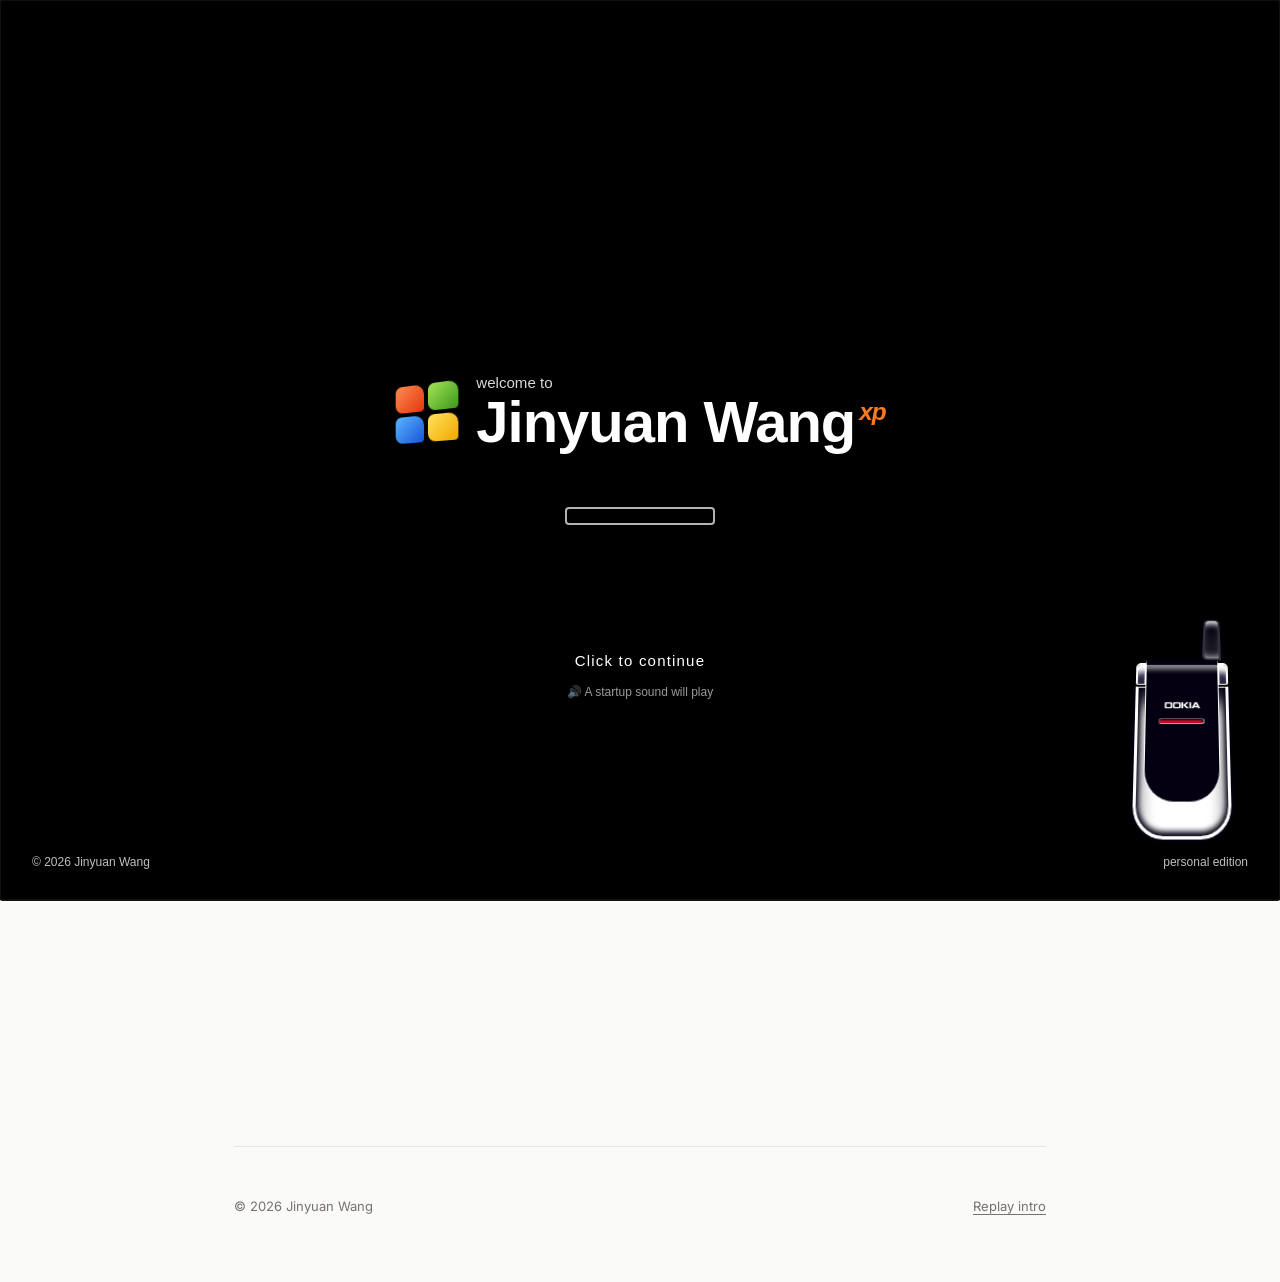
<file: index.html>
<!doctype html>
<html lang="en">
<head>
<meta charset="utf-8">
<meta name="viewport" content="width=device-width, initial-scale=1">
<title>Jinyuan Wang</title>
<meta name="google-site-verification" content="L5qrNTgHSv88aMtK7U00CSWDOkwqay4XQ9a68Js61b0">
<meta name="description" content="Jinyuan Wang (王锦媛) is a master's student in Computational Linguistics at Indiana University studying the social impact of AI and social media, with a focus on safety and fairness for vulnerable users.">
<meta property="og:title" content="Jinyuan Wang (王锦媛)">
<meta property="og:description" content="Jinyuan Wang (王锦媛) is a master's student in Computational Linguistics at Indiana University studying the social impact of AI and social media, with a focus on safety and fairness for vulnerable users.">
<meta property="og:url" content="https://jinyuanw27.github.io/">
<meta property="og:image" content="https://jinyuanw27.github.io/photo.jpg">
<link rel="preconnect" href="https://fonts.googleapis.com">
<link rel="preconnect" href="https://fonts.gstatic.com" crossorigin>
<link href="https://fonts.googleapis.com/css2?family=Instrument+Serif:ital@0;1&family=Inter:wght@400;500;600&display=swap" rel="stylesheet">
<link href="style.css" rel="stylesheet">
<link href="dokia.css" rel="stylesheet">
<style>
/* =========================================================
   开屏：开机画面（XP 风格，CSS 重做），只在首页
   ========================================================= */
#boot{
  position:fixed;inset:0;z-index:1000;background:#000;color:#fff;
  display:flex;flex-direction:column;align-items:center;justify-content:center;gap:56px;
  font-family:"Trebuchet MS",Tahoma,sans-serif;cursor:pointer;
  transition:opacity .8s ease;
}
#boot.gif{background:#000 url("https://media.giphy.com/media/LbSdXQbS0XVVC/giphy.gif") center/contain no-repeat}
#boot.gif .logo,#boot.gif .bar,#boot.gif .foot{display:none}
.logo{display:flex;align-items:center;gap:18px}
.flag{display:grid;grid-template-columns:1fr 1fr;gap:4px;width:64px;height:58px;transform:skewY(-6deg) perspective(200px) rotateY(-12deg)}
.flag i{border-radius:6px 10px 4px 8px}
.flag i:nth-child(1){background:linear-gradient(135deg,#ff8a50,#e2380d)}
.flag i:nth-child(2){background:linear-gradient(135deg,#a4e255,#3d9a1c)}
.flag i:nth-child(3){background:linear-gradient(135deg,#5ab4ff,#1757d8)}
.flag i:nth-child(4){background:linear-gradient(135deg,#ffe25a,#f0a800)}
.wordmark{font-size:clamp(36px,7vw,58px);font-weight:700;letter-spacing:-1px;line-height:1}
.wordmark sup{font-size:.42em;color:#ff7a1a;font-style:italic;margin-left:4px;vertical-align:.9em}
.wordmark small{display:block;font-size:.26em;font-weight:400;letter-spacing:0;opacity:.85;margin-bottom:2px}
.bar{width:150px;height:18px;border:2px solid #b2b2b2;border-radius:4px;padding:2px;overflow:hidden;position:relative}
.bar span{position:absolute;top:2px;bottom:2px;width:30px;left:-34px;animation:slide 1.6s linear infinite;
  background:repeating-linear-gradient(90deg,transparent 0 2px,#3a72e8 2px 10px)}
.bar span::after{content:"";position:absolute;inset:0;background:linear-gradient(#ffffff99,transparent 50%,#0003);
  -webkit-mask:repeating-linear-gradient(90deg,transparent 0 2px,#000 2px 10px);mask:repeating-linear-gradient(90deg,transparent 0 2px,#000 2px 10px)}
@keyframes slide{to{left:150px}}
/* 加载完成后出现的“点击开始”提示 */
.start{position:absolute;bottom:22%;display:flex;flex-direction:column;align-items:center;gap:8px;opacity:0;transition:opacity .6s ease}
.start b{font-weight:400;font-size:15px;letter-spacing:.08em}
.start small{font-size:12px;opacity:.6}
#boot.loaded .start{opacity:1}
#boot.loaded .start b{animation:blink 1.6s ease-in-out infinite}
@keyframes blink{50%{opacity:.35}}
.foot{position:absolute;bottom:28px;left:32px;right:32px;display:flex;justify-content:space-between;font-size:12px;opacity:.75}
.hide{opacity:0;pointer-events:none}

/* 翻盖手机：放在开机画面右下角，只在开屏时出现，点它开合（不会进入网站） */
#boot #dokia{position:absolute;bottom:64px;right:48px;cursor:pointer}
#dokia.open #topscreen,#dokia.open #keyboard{visibility:visible}
#dokia.open #front{visibility:hidden}
@media (max-width:600px){
  #boot #dokia{right:6px;bottom:52px;transform:scale(.65);transform-origin:bottom right}
}

/* 声音用的 YouTube 播放器：不可见 */
#sound{position:fixed;width:1px;height:1px;left:-10px;top:-10px;opacity:0;pointer-events:none;border:0}

body.ready .reveal:nth-child(2){transition-delay:.1s}
</style>
</head>
<body>

<!-- ============ 开屏：开机画面 ============ -->
<div id="boot" role="button" tabindex="0" aria-label="Enter site">
  <div class="logo">
    <div class="flag"><i></i><i></i><i></i><i></i></div>
    <div class="wordmark"><small>welcome to</small>Jinyuan Wang<sup>xp</sup></div>
  </div>
  <div class="bar"><span></span></div>
  <div class="start"><b>Click to continue</b><small>🔊 A startup sound will play</small></div>
  <div class="foot"><span>© 2026 Jinyuan Wang</span><span>personal edition</span></div>

  <!-- 翻盖手机 DOKIA — (c) Layout created by daniel (https://layouts.spacehey.com/layout?id=82799) -->
  <div id="dokia" title="Flip me"><div class="openopen" id="topscreen"><a class="openphone" href="#front" aria-label="Close phone"></a><div class="screenframe"><p><img src="" alt=""/></p></div></div><div id="keyboard"><div class="divisorsor"></div><a class="openphone" href="#front" aria-label="Close phone"></a><div class="decoratione"><p>◜ ◝</p><p>◟ ◞</p></div><div class="rowrowro" id="thefirsty"><p>1</p><p>2</p><p>3</p></div><div class="rowrowro"><p>4</p><p>5</p><p>6</p></div><div class="rowrowro"><p>7</p><p>8</p><p>9</p></div><div class="rowrowro"><p>*</p><p>0</p><p>#</p></div><div class="sillyring"><div><span></span></div></div></div><div class="openopen" id="front"><a class="openphone" href="#topscreen" aria-label="Open phone"></a><div class="labelidk"></div></div><div id="antenna"></div></div>
</div>

<!-- ============ 首页 ============ -->
<div class="wrap">
  <header class="top reveal">
    <a class="brand" href="index.html">Jinyuan Wang<span class="cn">王锦媛</span></a>
    <nav><a href="failures.html">Failures</a><a href="misc.html">Misc</a><span class="sep" aria-hidden="true"></span><details class="contact email"><summary aria-label="Email" title="Email"><svg viewBox="0 0 24 24" aria-hidden="true" focusable="false"><path fill-rule="evenodd" d="M3 4h18a1 1 0 0 1 1 1v14a1 1 0 0 1-1 1H3a1 1 0 0 1-1-1V5a1 1 0 0 1 1-1zm.6 2.2L12 12.6l8.4-6.4v1.9L12 14.5 3.6 8.1z"/></svg></summary><div class="menu"><a href="mailto:wangjiny@iu.edu">wangjiny@iu.edu</a><a href="mailto:jinyuanw27@outlook.com">jinyuanw27@outlook.com</a></div></details><a class="icon" href="https://scholar.google.com/citations?user=KeTL5JcAAAAJ&amp;hl=en" target="_blank" rel="noopener" aria-label="Google Scholar" title="Google Scholar"><svg viewBox="0 0 24 24" aria-hidden="true" focusable="false"><path d="M5.242 13.769L0 9.5 12 0l12 9.5-5.242 4.269C17.548 11.249 14.978 9.5 12 9.5c-2.977 0-5.548 1.748-6.758 4.269zM12 10a7 7 0 1 0 0 14 7 7 0 0 0 0-14z"/></svg></a><a class="icon" href="https://www.linkedin.com/in/jinyuan-wang-0a0b6335b/" target="_blank" rel="noopener" aria-label="LinkedIn" title="LinkedIn"><svg viewBox="0 0 24 24" aria-hidden="true" focusable="false"><path d="M20.447 20.452h-3.554v-5.569c0-1.328-.027-3.037-1.852-3.037-1.853 0-2.136 1.445-2.136 2.939v5.667H9.351V9h3.414v1.561h.046c.477-.9 1.637-1.85 3.37-1.85 3.601 0 4.267 2.37 4.267 5.455v6.286zM5.337 7.433c-1.144 0-2.063-.926-2.063-2.065 0-1.138.92-2.063 2.063-2.063 1.14 0 2.064.925 2.064 2.063 0 1.139-.925 2.065-2.064 2.065zm1.782 13.019H3.555V9h3.564v11.452zM22.225 0H1.771C.792 0 0 .774 0 1.729v20.542C0 23.227.792 24 1.771 24h20.451C23.2 24 24 23.227 24 22.271V1.729C24 .774 23.2 0 22.222 0h.003z"/></svg></a><a class="icon" href="https://openreview.net/profile?id=~Jinyuan_Wang3" target="_blank" rel="noopener" aria-label="OpenReview" title="OpenReview"><svg viewBox="0 0 24 24" aria-hidden="true" focusable="false"><rect x="1" y="3" width="22" height="18" rx="4"/><text x="12" y="16.2" text-anchor="middle" font-family="Helvetica, Arial, sans-serif" font-size="10.5" font-weight="700" fill="var(--bg)">OR</text></svg></a></nav>
  </header>

  <main>
    <div class="hero reveal">
      <!-- 你的照片：把照片命名为 photo.jpg 放在 index.html 旁边即可；没有照片时显示首字母 -->
      <figure class="photo-fig">
        <div class="photo"><img src="photo.jpg" alt="Jinyuan Wang at Hokkaido Shrine in Sapporo, Japan" onerror="this.remove()"><span>JW</span></div>
        <figcaption><span>Me at Hokkaido Shrine in Sapporo, Japan</span><time>2025</time></figcaption>
      </figure>
      <div>
        <h1>Hi, I'm Jinyuan Wang.</h1>
        <!-- 介绍：一个 <p> 是一段，想多写就多加几段 -->
        <p>I'm a master's student in Computational Linguistics at Indiana University Bloomington, where I'm fortunate to be advised by <a href="https://cl.indiana.edu/~skuebler/" target="_blank" rel="noopener">Prof. Sandra Kübler</a> and <a href="https://scholar.google.com/citations?user=eTqZ8dIAAAAJ&amp;hl=en" target="_blank" rel="noopener">Prof. Kristina Lerman</a>. Before <img class="inline-logo" src="images/iu.png" alt="IU" title="Indiana University">, I earned a bachelor's degree in English Language and Literature.</p>
        <p>I study the social impact of AI and social media: how they affect our well-being and how they shape the way people think, with a focus on the vulnerable users most exposed to their harms.</p>
        <p>My research audits the safety and fairness of these systems using machine learning, large-scale social media data, and LLM evaluation, with the aim of making technology more accountable and human-centered.</p>
        <p>Outside of research, I play badminton 🏸, swim 🏊, spend time with my cat 🐱, take solo trips ✈️, and love meeting new people.</p>
      </div>
    </div>

    <!-- 研究：以后有新项目，复制一整个 <article class="paper">…</article> 放在最上面 -->
    <section id="research" class="reveal">
      <h2>Research</h2>
      <article class="paper">
        <a class="thumb" href="research/pipeline.png" target="_blank" rel="noopener" title="Click to enlarge">
          <img src="research/pipeline.png" alt="Evaluation pipeline: forum questions, with or without a user bio, are sent to three target models, and a judge model scores each response on seven eating-disorder harm dimensions." loading="lazy">
        </a>
        <div class="paper-body">
          <h3><a href="https://arxiv.org/abs/2611.10488" target="_blank" rel="noopener">Safer for Whom? A Systematic Exploration of AI Safety in Eating Disorder Interactions</a></h3>
          <p class="authors"><b>Jinyuan Wang</b>, Minh Duc Chu, Frances Ross, Ellen Fitzsimmons-Craft, Kristina Lerman</p>
          <p class="venue">arXiv preprint, 2026 · Advised by <a href="https://scholar.google.com/citations?user=eTqZ8dIAAAAJ&amp;hl=en" target="_blank" rel="noopener">Kristina Lerman</a></p>
          <p class="summary">We tested how three open-sourced LLMs answered real questions from an online pro-anorexia community, grading each response against a seven-dimension taxonomy of AI-related ED harms. We found that models often missed vulnerability expressed only through language, and their safety varied with a user's race, gender, and BMI, with body size producing the largest gaps.</p>
          <div class="links">
            <a href="https://arxiv.org/abs/2611.10488" target="_blank" rel="noopener">Paper</a>
            <a href="https://arxiv.org/html/2611.10488v1" target="_blank" rel="noopener">HTML</a>
          </div>
        </div>
      </article>
    </section>
  </main>

  <footer><span>© 2026 Jinyuan Wang</span><button id="replay" type="button">Replay intro</button></footer>
</div>

<script>
/* ============ 配置 ============ */
const CONFIG = {
  bootMs: 1000,                     // 开机画面至少播放多久（毫秒）：这段时间内点击无效，之后出现“Click to continue”
  useOriginalGif: false,              // true = 使用原版的 XP 开机 GIF，false = 用上面的 CSS 版本
  youtubeId: "7nQ2oiVqKHw",           // 原版使用的 XP 开机音效视频
  audioFile: "",                      // 如果有本地音频（如 "startup.mp3"），填这里，优先使用
  oncePerVisit: true                  // true = 同一次访问只放一次开屏，刷新或从其他页面返回都不重复
};

const boot = document.getElementById("boot");
if (CONFIG.useOriginalGif) boot.classList.add("gif");

function playSound(){
  if (CONFIG.audioFile){
    new Audio(CONFIG.audioFile).play().catch(()=>{});
    return;
  }
  // 浏览器禁止网页在用户点击之前自动播放声音，所以在点击之后才创建播放器
  document.getElementById("sound")?.remove();
  const f = document.createElement("iframe");
  f.id = "sound";
  f.allow = "autoplay";
  f.title = "startup sound";
  f.src = `https://www.youtube.com/embed/${CONFIG.youtubeId}?autoplay=1&controls=0&playsinline=1`;
  document.body.appendChild(f);
}

function showSite(){ document.body.classList.add("ready"); }

function enter(withSound){
  if (boot.classList.contains("hide")) return;
  clearTimeout(startIntro.t);
  if (withSound) playSound();
  boot.classList.add("hide");
  setTimeout(showSite, 300);
  try { sessionStorage.setItem("booted","1"); } catch(e){}
}

function startIntro(){
  boot.classList.remove("hide","loaded");
  document.body.classList.remove("ready");
  boot.focus();
  clearTimeout(startIntro.t);
  startIntro.t = setTimeout(()=>boot.classList.add("loaded"), CONFIG.bootMs);
}

// 开机画面播完（出现提示）之后，点击才会进入
const bootDone = () => boot.classList.contains("loaded");
boot.addEventListener("click", ()=>{ if (bootDone()) enter(true); });

// 翻盖手机：点击开合，不改网址、不触发进入网站
const dokia = document.getElementById("dokia");
// 屏幕图片来自 dokia.css 里的 --image（有的浏览器不支持原版的写法，这里补上）
const imgUrl = getComputedStyle(document.documentElement).getPropertyValue("--image").trim()
  .match(/^url\(["']?(.*?)["']?\)$/);
if (imgUrl && imgUrl[1]) dokia.querySelector(".screenframe img").src = imgUrl[1];
dokia.addEventListener("click", e=>{
  e.stopPropagation();
  if (e.target.closest(".openphone")) e.preventDefault();
  dokia.classList.toggle("open");
});

document.addEventListener("keydown", e=>{
  if (boot.classList.contains("hide")) return;
  if (dokia.contains(document.activeElement)) return;
  if (e.key === "Escape") enter(false);                  // Esc：跳过，不放声音
  else if (e.key === "Enter" || e.key === " ") { e.preventDefault(); if (bootDone()) enter(true); }
});
document.getElementById("replay").addEventListener("click", ()=>{ window.scrollTo(0,0); startIntro(); });

let seen = false;
try { seen = CONFIG.oncePerVisit && sessionStorage.getItem("booted") === "1"; } catch(e){}
if (seen){ boot.classList.add("hide"); showSite(); }
else startIntro();
</script>
<script src="site.js"></script>
</body>
</html>
</file>
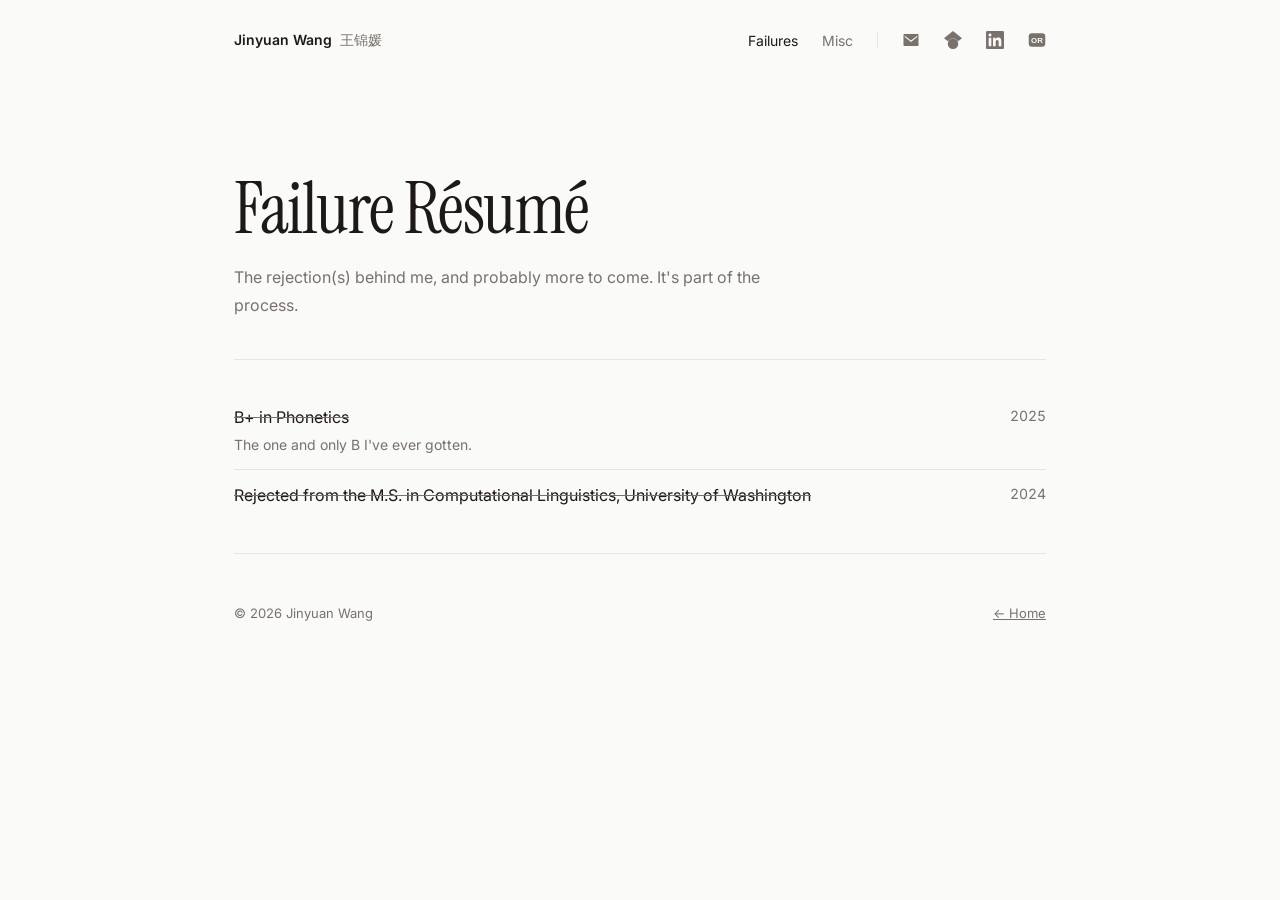
<file: failures.html>
<!doctype html>
<html lang="en">
<head>
<meta charset="utf-8">
<meta name="viewport" content="width=device-width, initial-scale=1">
<title>Failure Résumé · Jinyuan Wang</title>
<meta name="description" content="Failure résumé of Jinyuan Wang">
<link rel="preconnect" href="https://fonts.googleapis.com">
<link rel="preconnect" href="https://fonts.gstatic.com" crossorigin>
<link href="https://fonts.googleapis.com/css2?family=Instrument+Serif:ital@0;1&family=Inter:wght@400;500;600&display=swap" rel="stylesheet">
<link href="style.css" rel="stylesheet">
</head>
<body class="ready">
<div class="wrap">
  <header class="top">
    <a class="brand" href="index.html">Jinyuan Wang<span class="cn">王锦媛</span></a>
    <nav><a href="failures.html" aria-current="page">Failures</a><a href="misc.html">Misc</a><span class="sep" aria-hidden="true"></span><details class="contact email"><summary aria-label="Email" title="Email"><svg viewBox="0 0 24 24" aria-hidden="true" focusable="false"><path fill-rule="evenodd" d="M3 4h18a1 1 0 0 1 1 1v14a1 1 0 0 1-1 1H3a1 1 0 0 1-1-1V5a1 1 0 0 1 1-1zm.6 2.2L12 12.6l8.4-6.4v1.9L12 14.5 3.6 8.1z"/></svg></summary><div class="menu"><a href="mailto:wangjiny@iu.edu">wangjiny@iu.edu</a><a href="mailto:jinyuanw27@outlook.com">jinyuanw27@outlook.com</a></div></details><a class="icon" href="https://scholar.google.com/citations?user=KeTL5JcAAAAJ&amp;hl=en" target="_blank" rel="noopener" aria-label="Google Scholar" title="Google Scholar"><svg viewBox="0 0 24 24" aria-hidden="true" focusable="false"><path d="M5.242 13.769L0 9.5 12 0l12 9.5-5.242 4.269C17.548 11.249 14.978 9.5 12 9.5c-2.977 0-5.548 1.748-6.758 4.269zM12 10a7 7 0 1 0 0 14 7 7 0 0 0 0-14z"/></svg></a><a class="icon" href="https://www.linkedin.com/in/jinyuan-wang-0a0b6335b/" target="_blank" rel="noopener" aria-label="LinkedIn" title="LinkedIn"><svg viewBox="0 0 24 24" aria-hidden="true" focusable="false"><path d="M20.447 20.452h-3.554v-5.569c0-1.328-.027-3.037-1.852-3.037-1.853 0-2.136 1.445-2.136 2.939v5.667H9.351V9h3.414v1.561h.046c.477-.9 1.637-1.85 3.37-1.85 3.601 0 4.267 2.37 4.267 5.455v6.286zM5.337 7.433c-1.144 0-2.063-.926-2.063-2.065 0-1.138.92-2.063 2.063-2.063 1.14 0 2.064.925 2.064 2.063 0 1.139-.925 2.065-2.064 2.065zm1.782 13.019H3.555V9h3.564v11.452zM22.225 0H1.771C.792 0 0 .774 0 1.729v20.542C0 23.227.792 24 1.771 24h20.451C23.2 24 24 23.227 24 22.271V1.729C24 .774 23.2 0 22.222 0h.003z"/></svg></a><a class="icon" href="https://openreview.net/profile?id=~Jinyuan_Wang3" target="_blank" rel="noopener" aria-label="OpenReview" title="OpenReview"><svg viewBox="0 0 24 24" aria-hidden="true" focusable="false"><rect x="1" y="3" width="22" height="18" rx="4"/><text x="12" y="16.2" text-anchor="middle" font-family="Helvetica, Arial, sans-serif" font-size="10.5" font-weight="700" fill="var(--bg)">OR</text></svg></a></nav>
  </header>

  <main>
    <div class="page-head">
      <h1>Failure Résumé</h1>
      <p>The rejection(s) behind me, and probably more to come. It's part of the process.</p>
    </div>

    <!-- 每一行一条，按年份从新到旧排列。想加备注就照 B+ 那条在名称下面加 <small>…</small> -->
    <div class="fgroup">
      <div class="frow"><div><span>B+ in Phonetics</span><small>The one and only B I've ever gotten.</small></div><time>2025</time></div>
      <div class="frow"><div><span>Rejected from the M.S. in Computational Linguistics, University of Washington</span></div><time>2024</time></div>
    </div>
  </main>

  <footer><span>© 2026 Jinyuan Wang</span><a href="index.html">← Home</a></footer>
</div>
<script src="site.js"></script>
</body>
</html>
</file>
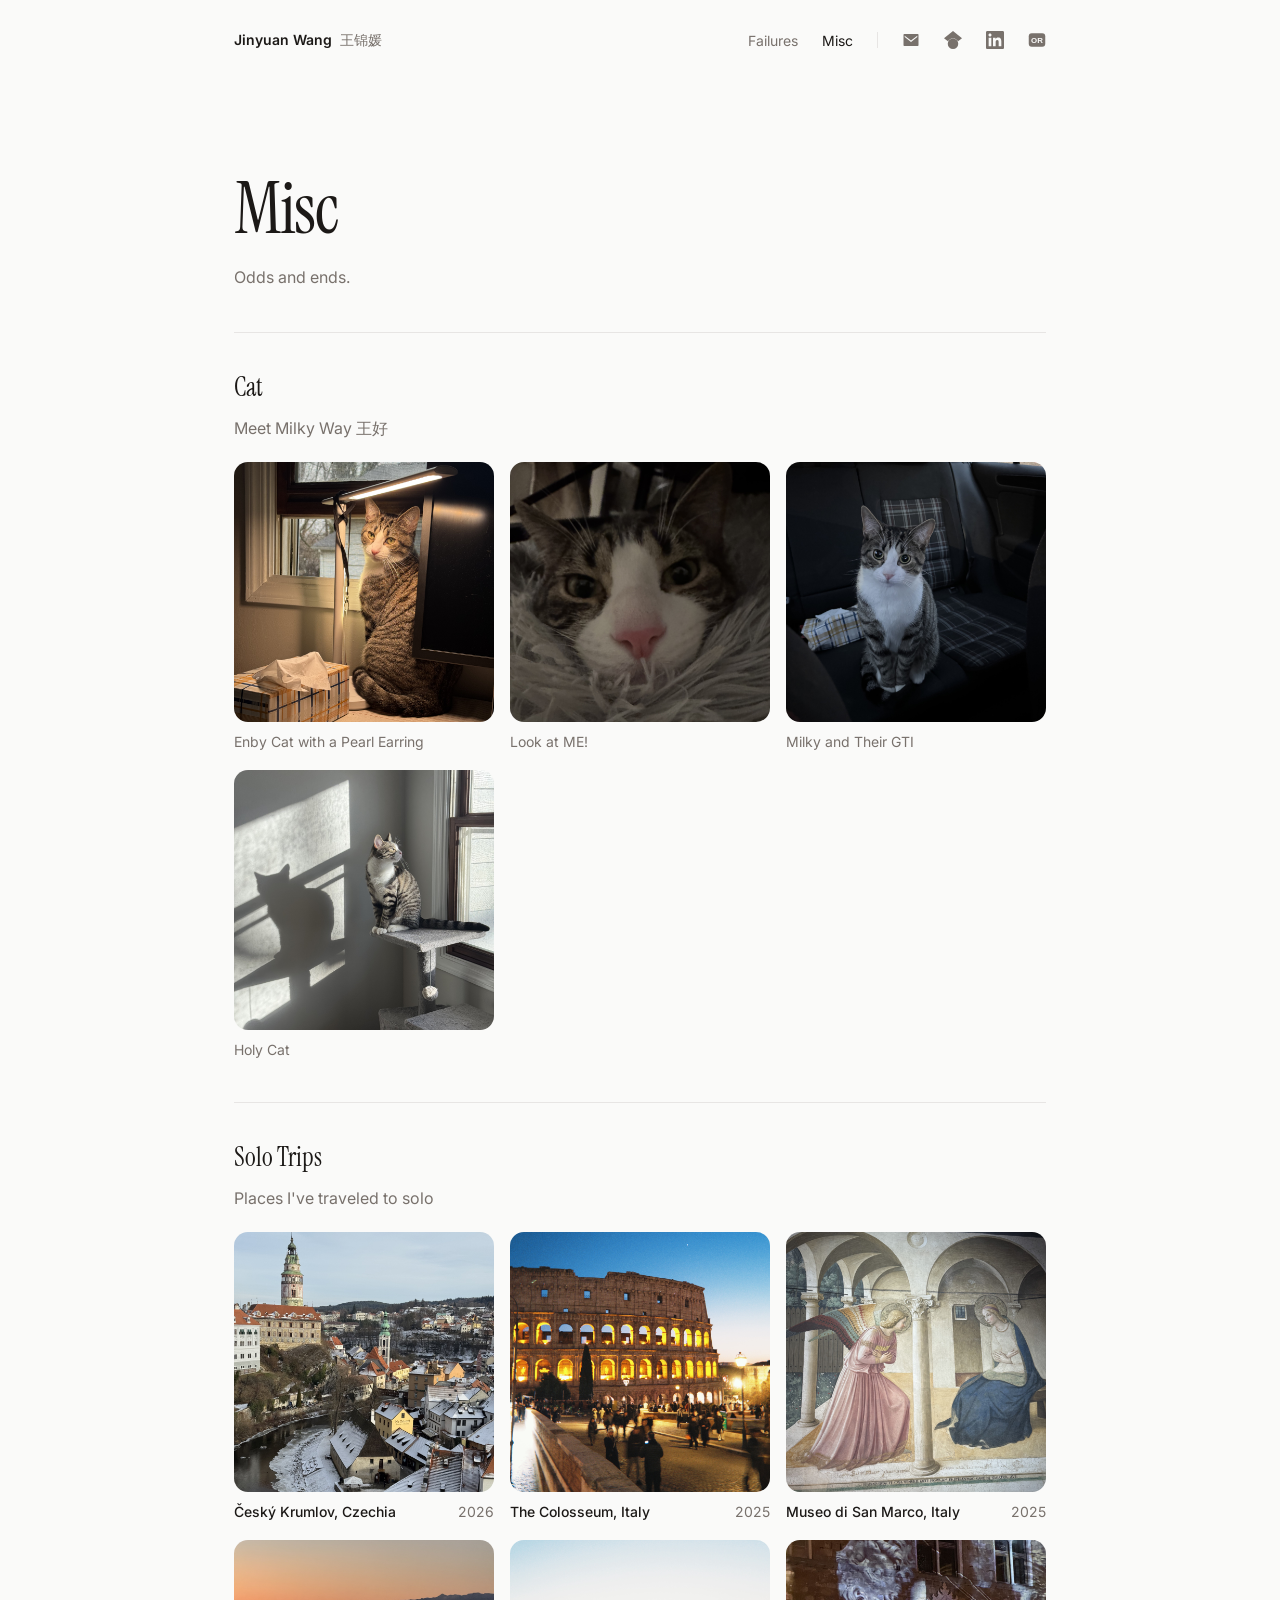
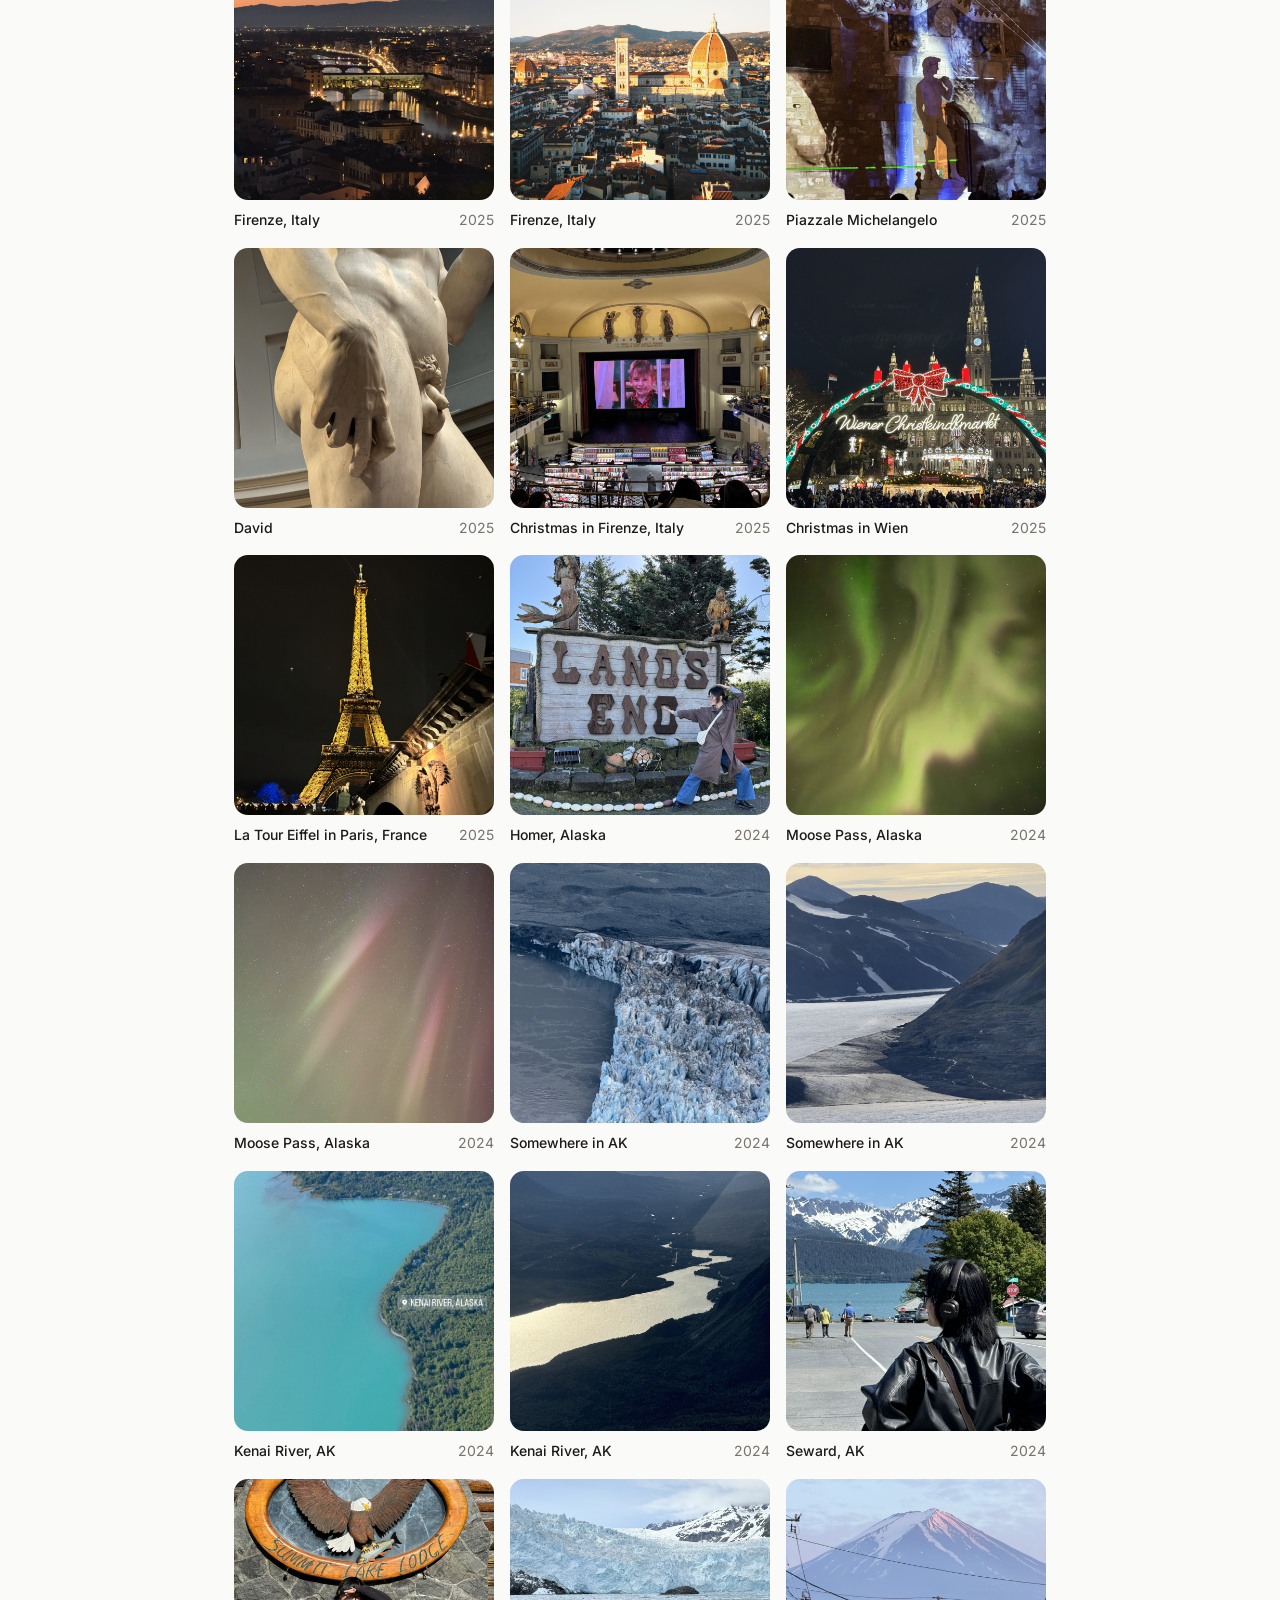
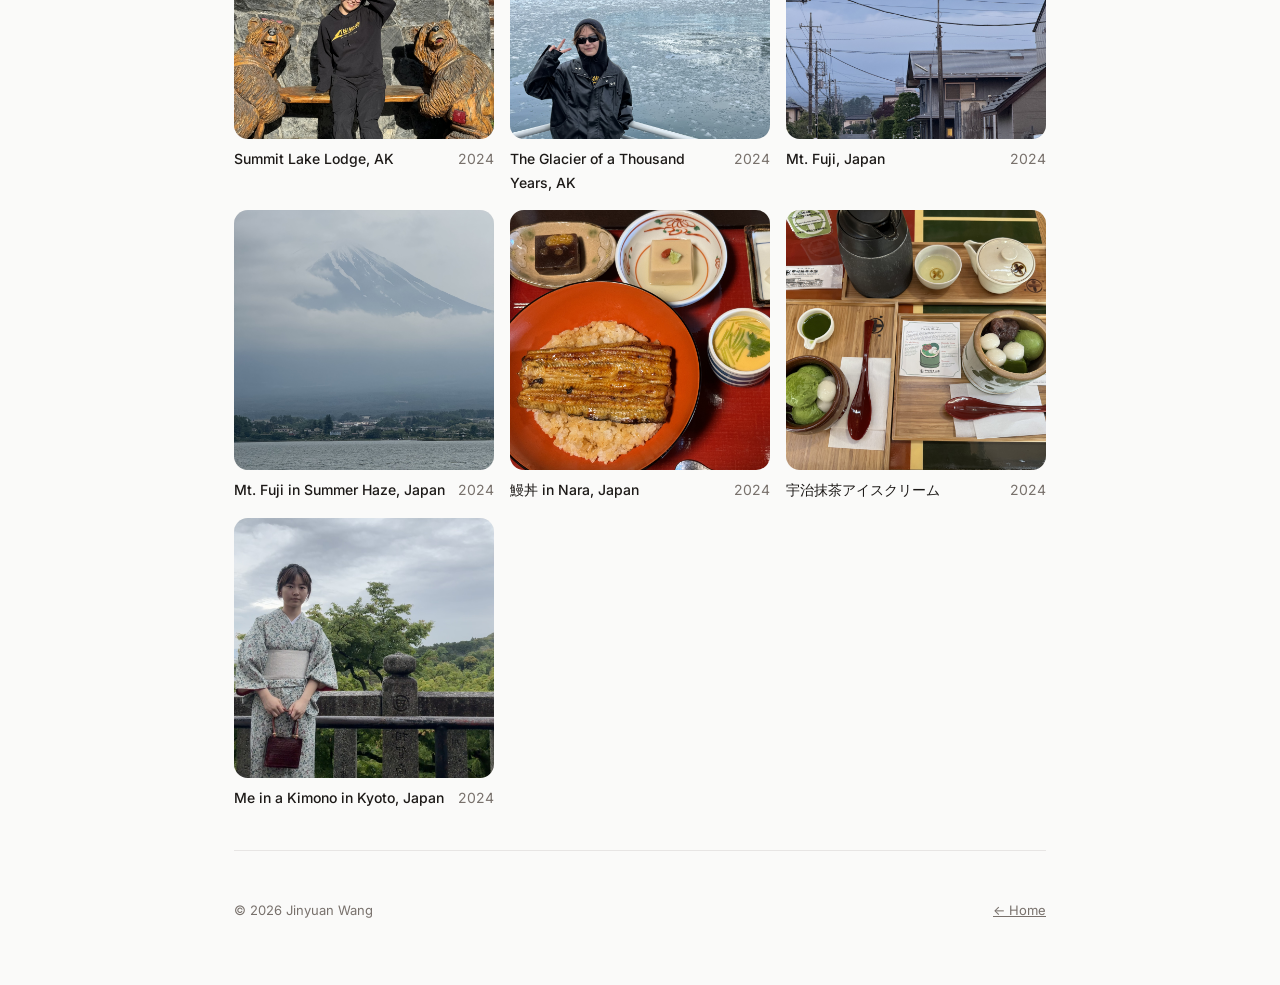
<file: misc.html>
<!doctype html>
<html lang="en">
<head>
<meta charset="utf-8">
<meta name="viewport" content="width=device-width, initial-scale=1">
<title>Misc · Jinyuan Wang</title>
<meta name="description" content="Cats and solo trips of Jinyuan Wang">
<link rel="preconnect" href="https://fonts.googleapis.com">
<link rel="preconnect" href="https://fonts.gstatic.com" crossorigin>
<link href="https://fonts.googleapis.com/css2?family=Instrument+Serif:ital@0;1&family=Inter:wght@400;500;600&display=swap" rel="stylesheet">
<link href="style.css" rel="stylesheet">
</head>
<body class="ready">
<div class="wrap">
  <header class="top">
    <a class="brand" href="index.html">Jinyuan Wang<span class="cn">王锦媛</span></a>
    <nav><a href="failures.html">Failures</a><a href="misc.html" aria-current="page">Misc</a><span class="sep" aria-hidden="true"></span><details class="contact email"><summary aria-label="Email" title="Email"><svg viewBox="0 0 24 24" aria-hidden="true" focusable="false"><path fill-rule="evenodd" d="M3 4h18a1 1 0 0 1 1 1v14a1 1 0 0 1-1 1H3a1 1 0 0 1-1-1V5a1 1 0 0 1 1-1zm.6 2.2L12 12.6l8.4-6.4v1.9L12 14.5 3.6 8.1z"/></svg></summary><div class="menu"><a href="mailto:wangjiny@iu.edu">wangjiny@iu.edu</a><a href="mailto:jinyuanw27@outlook.com">jinyuanw27@outlook.com</a></div></details><a class="icon" href="https://scholar.google.com/citations?user=KeTL5JcAAAAJ&amp;hl=en" target="_blank" rel="noopener" aria-label="Google Scholar" title="Google Scholar"><svg viewBox="0 0 24 24" aria-hidden="true" focusable="false"><path d="M5.242 13.769L0 9.5 12 0l12 9.5-5.242 4.269C17.548 11.249 14.978 9.5 12 9.5c-2.977 0-5.548 1.748-6.758 4.269zM12 10a7 7 0 1 0 0 14 7 7 0 0 0 0-14z"/></svg></a><a class="icon" href="https://www.linkedin.com/in/jinyuan-wang-0a0b6335b/" target="_blank" rel="noopener" aria-label="LinkedIn" title="LinkedIn"><svg viewBox="0 0 24 24" aria-hidden="true" focusable="false"><path d="M20.447 20.452h-3.554v-5.569c0-1.328-.027-3.037-1.852-3.037-1.853 0-2.136 1.445-2.136 2.939v5.667H9.351V9h3.414v1.561h.046c.477-.9 1.637-1.85 3.37-1.85 3.601 0 4.267 2.37 4.267 5.455v6.286zM5.337 7.433c-1.144 0-2.063-.926-2.063-2.065 0-1.138.92-2.063 2.063-2.063 1.14 0 2.064.925 2.064 2.063 0 1.139-.925 2.065-2.064 2.065zm1.782 13.019H3.555V9h3.564v11.452zM22.225 0H1.771C.792 0 0 .774 0 1.729v20.542C0 23.227.792 24 1.771 24h20.451C23.2 24 24 23.227 24 22.271V1.729C24 .774 23.2 0 22.222 0h.003z"/></svg></a><a class="icon" href="https://openreview.net/profile?id=~Jinyuan_Wang3" target="_blank" rel="noopener" aria-label="OpenReview" title="OpenReview"><svg viewBox="0 0 24 24" aria-hidden="true" focusable="false"><rect x="1" y="3" width="22" height="18" rx="4"/><text x="12" y="16.2" text-anchor="middle" font-family="Helvetica, Arial, sans-serif" font-size="10.5" font-weight="700" fill="var(--bg)">OR</text></svg></a></nav>
  </header>

  <main>
    <div class="page-head">
      <h1>Misc</h1>
      <p>Odds and ends.</p>
    </div>

    <!-- 说明文字写在 <figcaption></figcaption> 中间，空着就不显示：
         · 小猫：<figcaption>Napping on my desk</figcaption>
         · 旅行：<figcaption><b>Florence, Italy</b><span>2025</span></figcaption>（左边地点，右边年份）
         新照片放进 misc/cats 或 misc/trips，再复制一行 <figure>…</figure> 改文件名即可。 -->
    <div class="mgroup">
      <h2>Cat</h2>
      <p class="sub">Meet Milky Way <span class="kai">王好</span></p>
      <div class="gallery">
        <figure><div class="pic"><img src="misc/cats/cat-1.jpg" alt="Enby Cat with a Pearl Earring" loading="lazy"></div><figcaption>Enby Cat with a Pearl Earring</figcaption></figure>
        <figure><div class="pic"><img src="misc/cats/cat-2.jpg" alt="Look at ME!" loading="lazy"></div><figcaption>Look at ME!</figcaption></figure>
        <figure><div class="pic"><img src="misc/cats/cat-3.jpg" alt="Milky and Their GTI" loading="lazy"></div><figcaption>Milky and Their GTI</figcaption></figure>
        <figure><div class="pic"><img src="misc/cats/cat-4.jpg" alt="Holy Cat" loading="lazy"></div><figcaption>Holy Cat</figcaption></figure>
      </div>
    </div>

    <div class="mgroup">
      <h2>Solo Trips</h2>
      <p class="sub">Places I've traveled to solo</p>
      <div class="gallery">
        <figure><div class="pic"><img src="misc/trips/trip-01.jpg" alt="Český Krumlov, Czechia" loading="lazy"></div><figcaption><b>Český Krumlov, Czechia</b><span>2026</span></figcaption></figure>
        <figure><div class="pic"><img src="misc/trips/trip-02.jpg" alt="The Colosseum, Italy" loading="lazy"></div><figcaption><b>The Colosseum, Italy</b><span>2025</span></figcaption></figure>
        <figure><div class="pic"><img src="misc/trips/trip-03.jpg" alt="Museo di San Marco, Italy" loading="lazy"></div><figcaption><b>Museo di San Marco, Italy</b><span>2025</span></figcaption></figure>
        <figure><div class="pic"><img src="misc/trips/trip-04.jpg" alt="Firenze, Italy" loading="lazy"></div><figcaption><b>Firenze, Italy</b><span>2025</span></figcaption></figure>
        <figure><div class="pic"><img src="misc/trips/trip-05.jpg" alt="Firenze, Italy" loading="lazy"></div><figcaption><b>Firenze, Italy</b><span>2025</span></figcaption></figure>
        <figure><div class="pic"><img src="misc/trips/trip-06.jpg" alt="Piazzale Michelangelo" loading="lazy"></div><figcaption><b>Piazzale Michelangelo</b><span>2025</span></figcaption></figure>
        <figure><div class="pic"><img src="misc/trips/trip-07.jpg" alt="David" loading="lazy"></div><figcaption><b>David</b><span>2025</span></figcaption></figure>
        <figure><div class="pic"><img src="misc/trips/trip-08.jpg" alt="Christmas in Firenze, Italy" loading="lazy"></div><figcaption><b>Christmas in Firenze, Italy</b><span>2025</span></figcaption></figure>
        <figure><div class="pic"><img src="misc/trips/trip-10.jpg" alt="Christmas in Wien" loading="lazy"></div><figcaption><b>Christmas in Wien</b><span>2025</span></figcaption></figure>
        <figure><div class="pic"><img src="misc/trips/trip-11.jpg" alt="La Tour Eiffel in Paris, France" loading="lazy"></div><figcaption><b>La Tour Eiffel in Paris, France</b><span>2025</span></figcaption></figure>
        <figure><div class="pic"><img src="misc/trips/trip-12.jpg" alt="Homer, Alaska" loading="lazy"></div><figcaption><b>Homer, Alaska</b><span>2024</span></figcaption></figure>
        <figure><div class="pic"><img src="misc/trips/trip-13.jpg" alt="Moose Pass, Alaska" loading="lazy"></div><figcaption><b>Moose Pass, Alaska</b><span>2024</span></figcaption></figure>
        <figure><div class="pic"><img src="misc/trips/trip-14.jpg" alt="Moose Pass, Alaska" loading="lazy"></div><figcaption><b>Moose Pass, Alaska</b><span>2024</span></figcaption></figure>
        <figure><div class="pic"><img src="misc/trips/trip-15.jpg" alt="Somewhere in AK" loading="lazy"></div><figcaption><b>Somewhere in AK</b><span>2024</span></figcaption></figure>
        <figure><div class="pic"><img src="misc/trips/trip-16.jpg" alt="Somewhere in AK" loading="lazy"></div><figcaption><b>Somewhere in AK</b><span>2024</span></figcaption></figure>
        <figure><div class="pic"><img src="misc/trips/trip-17.jpg" alt="Kenai River, AK" loading="lazy"></div><figcaption><b>Kenai River, AK</b><span>2024</span></figcaption></figure>
        <figure><div class="pic"><img src="misc/trips/trip-18.jpg" alt="Kenai River, AK" loading="lazy"></div><figcaption><b>Kenai River, AK</b><span>2024</span></figcaption></figure>
        <figure><div class="pic"><img src="misc/trips/trip-19.jpg" alt="Seward, AK" loading="lazy"></div><figcaption><b>Seward, AK</b><span>2024</span></figcaption></figure>
        <figure><div class="pic"><img src="misc/trips/trip-20.jpg" alt="Summit Lake Lodge, AK" loading="lazy"></div><figcaption><b>Summit Lake Lodge, AK</b><span>2024</span></figcaption></figure>
        <figure><div class="pic"><img src="misc/trips/trip-21.jpg" alt="The Glacier of a Thousand Years, AK" loading="lazy"></div><figcaption><b>The Glacier of a Thousand Years, AK</b><span>2024</span></figcaption></figure>
        <figure><div class="pic"><img src="misc/trips/trip-22.jpg" alt="Mt. Fuji, Japan" loading="lazy"></div><figcaption><b>Mt. Fuji, Japan</b><span>2024</span></figcaption></figure>
        <figure><div class="pic"><img src="misc/trips/trip-23.jpg" alt="Mt. Fuji in Summer Haze, Japan" loading="lazy"></div><figcaption><b>Mt. Fuji in Summer Haze, Japan</b><span>2024</span></figcaption></figure>
        <figure><div class="pic"><img src="misc/trips/trip-24.jpg" alt="鰻丼 in Nara, Japan" loading="lazy"></div><figcaption><b>鰻丼 in Nara, Japan</b><span>2024</span></figcaption></figure>
        <figure><div class="pic"><img src="misc/trips/trip-25.jpg" alt="宇治抹茶アイスクリーム" loading="lazy"></div><figcaption><b>宇治抹茶アイスクリーム</b><span>2024</span></figcaption></figure>
        <figure><div class="pic"><img src="misc/trips/trip-26.jpg" alt="Me in a Kimono in Kyoto, Japan" loading="lazy"></div><figcaption><b>Me in a Kimono in Kyoto, Japan</b><span>2024</span></figcaption></figure>
      </div>
    </div>
  </main>

  <footer><span>© 2026 Jinyuan Wang</span><a href="index.html">← Home</a></footer>
</div>
<script src="site.js"></script>
</body>
</html>
</file>
<file: style.css>
/* =========================================================
   全站共用样式（首页、Failures、Misc 三个页面都用这一份）
   ========================================================= */
:root{
  --bg:#fafaf9; --fg:#1c1917; --muted:#78716c; --line:#e7e5e4; --soft:#f0efed; --accent:#2563eb;
  --serif:"Instrument Serif",Georgia,serif;
  --sans:"Inter",-apple-system,"Helvetica Neue",sans-serif;
}
@media (prefers-color-scheme: dark){
  :root{ --bg:#0c0a09; --fg:#f5f5f4; --muted:#a8a29e; --line:#292524; --soft:#1c1917; --accent:#60a5fa; }
}

*{box-sizing:border-box;margin:0;padding:0}
html{scroll-behavior:smooth}
body{background:var(--bg);color:var(--fg);font-family:var(--sans);line-height:1.7;-webkit-font-smoothing:antialiased}
a{color:inherit}

.wrap{max-width:860px;margin:0 auto;padding:0 24px}

/* 顶栏 */
header.top{display:flex;justify-content:space-between;align-items:center;padding:28px 0;font-size:14px}
header.top nav{display:flex;align-items:center;gap:24px}
/* Contact 下拉菜单 */
.contact{position:relative}
.contact summary{list-style:none;cursor:pointer;color:var(--muted);transition:color .2s;display:flex;align-items:center;gap:6px}
.contact summary::-webkit-details-marker{display:none}
.contact summary::after{content:"";width:5px;height:5px;border-right:1.5px solid currentColor;border-bottom:1.5px solid currentColor;
  transform:translateY(-2px) rotate(45deg);transition:transform .2s}
.contact[open] summary::after{transform:translateY(1px) rotate(-135deg)}
.contact summary:hover,.contact[open] summary{color:var(--fg)}
.contact .menu{position:absolute;right:0;top:calc(100% + 12px);z-index:50;min-width:170px;padding:6px;
  background:var(--bg);border:1px solid var(--line);border-radius:12px;box-shadow:0 12px 32px -12px #0003;
  animation:drop .18s ease}
.contact .menu a{display:block;padding:8px 12px;border-radius:8px;color:var(--fg)!important;white-space:nowrap}
.contact .menu a:hover{background:var(--soft)}
/* Email 子菜单：点 Email 展开两个邮箱 */
.contact .sub summary{display:flex;justify-content:space-between;align-items:center;padding:8px 12px;border-radius:8px;color:var(--fg)}
.contact .sub summary:hover{background:var(--soft)}
.contact .sub summary::after{transform:rotate(-45deg)}
.contact .sub[open] summary::after{transform:translateY(-2px) rotate(45deg)}
.contact .sub a{padding-left:24px;font-size:13px;color:var(--muted)!important}
.contact .sub a:hover{color:var(--fg)!important}
@keyframes drop{from{opacity:0;transform:translateY(-4px)}}
/* 右上角联系方式图标 */
header.top .sep{width:1px;height:16px;background:var(--line)}
header.top nav .icon,.contact.email summary{display:grid;place-items:center;color:var(--muted);transition:color .2s}
header.top nav .icon svg,.contact.email summary svg{width:18px;height:18px;fill:currentColor;display:block}
header.top nav .icon:hover,.contact.email summary:hover,.contact.email[open] summary{color:var(--fg)}
.contact.email summary::after{display:none}
.contact.email .menu{min-width:0}
@media (max-width:480px){
  header.top{gap:12px}
  header.top nav{gap:11px}
  header.top nav .icon svg,.contact.email summary svg{width:16px;height:16px}
  .brand{line-height:1.25}
  header.top .brand .cn{display:block;margin-left:0;font-size:12px}   /* 手机上中文名放到英文名下面 */
}
header.top nav a{text-decoration:none;color:var(--muted);transition:color .2s}
header.top nav a:hover,header.top nav a[aria-current="page"]{color:var(--fg)}
.brand{font-weight:600;text-decoration:none}
.brand .cn{font-weight:400;color:var(--muted);margin-left:8px}
/* 中文名用楷体：Mac 上是华文楷体 STKaiti，Windows 上是楷体 KaiTi */
.brand .cn,.kai{font-family:"STKaiti","Kaiti SC","KaiTi","楷体","BiauKai",serif}

/* 首页：左照片、右介绍 */
.hero{display:grid;grid-template-columns:240px 1fr;gap:56px;align-items:start;padding:10vh 0 12vh}
.photo{position:relative;width:240px;aspect-ratio:4/5;border-radius:0;overflow:hidden;
  background:var(--soft);display:grid;place-items:center;box-shadow:0 0 0 1px var(--line)}
.photo span{font-family:var(--serif);font-size:64px;color:var(--muted)}
.photo img{position:absolute;inset:0;width:100%;height:100%;object-fit:cover}
.photo-fig{margin:0;width:240px}
.photo-fig figcaption{display:flex;justify-content:space-between;gap:12px;margin-top:10px;font-size:13px;line-height:1.5;color:var(--muted)}
.photo-fig time{flex:none;font-variant-numeric:tabular-nums}
.hero h1{font-family:var(--serif);font-weight:400;font-size:36px;line-height:1.15;letter-spacing:-.01em}
.hero p{font-size:16px;color:var(--muted);max-width:34em}
.hero p a{color:var(--fg);text-decoration-color:var(--line);text-underline-offset:3px;transition:text-decoration-color .2s}
.hero p a:hover{text-decoration-color:var(--fg)}
.inline-logo{display:inline-block;height:1.05em;width:auto;vertical-align:-0.15em;margin:0 1px}
.hero h1+p{margin-top:20px}
.hero p+p{margin-top:14px}

@media (max-width:640px){
  .hero{grid-template-columns:1fr;gap:32px;min-height:0;padding:8vh 0}
  .photo{width:200px}
  .photo-fig{width:200px}
  .photo span{font-size:44px}
}

/* 分区 */
section{padding:56px 0;border-top:1px solid var(--line)}
section h2{font-size:13px;font-weight:500;letter-spacing:.12em;text-transform:uppercase;color:var(--muted);margin-bottom:28px}
.links{display:flex;flex-wrap:wrap;gap:12px 28px}
.links a{text-decoration:none;border-bottom:1px solid var(--line);padding-bottom:2px;transition:border-color .2s}
.links a:hover{border-color:var(--fg)}

/* 首页 Research */
.paper h3{font-family:var(--serif);font-weight:400;font-size:21px;line-height:1.25;letter-spacing:-.005em}
.paper h3 a{text-decoration:none}
.paper h3 a:hover{text-decoration:underline;text-decoration-thickness:1px;text-underline-offset:4px}
.paper .authors{margin-top:8px;font-size:13.5px;color:var(--muted)}
.paper .authors b{font-weight:500;color:var(--fg)}
.paper .venue{font-size:13px;color:var(--muted)}
.paper .venue a{text-underline-offset:3px}
.paper .summary{margin-top:10px;max-width:46em;font-size:14.5px;line-height:1.65}
.paper{display:grid;grid-template-columns:132px 1fr;gap:28px;align-items:start}
.paper .thumb{display:grid;place-items:center;aspect-ratio:1;padding:8px;border:1px solid var(--line);border-radius:12px;background:#fff;transition:border-color .2s}
.paper .thumb:hover{border-color:var(--muted)}
.paper .thumb img{display:block;width:100%;height:auto}
.paper .links{margin-top:12px;font-size:14px;gap:8px 22px}
@media (max-width:640px){ .paper{grid-template-columns:1fr;gap:16px} .paper .thumb{width:120px} }

/* 子页面标题 */
.page-head{padding:10vh 0 40px}
.page-head h1{font-family:var(--serif);font-weight:400;font-size:clamp(44px,8vw,72px);line-height:1.05;letter-spacing:-.02em}
.page-head p{margin-top:18px;color:var(--muted);max-width:34em}

/* Failure Résumé */
.fgroup{padding:32px 0;border-top:1px solid var(--line)}
.fgroup h3{font-family:var(--serif);font-weight:400;font-size:26px;margin-bottom:8px}
.frow{display:flex;justify-content:space-between;gap:24px;padding:12px 0;border-bottom:1px solid var(--line)}
.frow:last-child{border-bottom:0}
.frow span{text-decoration:line-through;text-decoration-color:var(--muted);text-decoration-thickness:1px}
.frow small{display:block;margin-top:2px;font-size:14px;color:var(--muted)}
.frow time{color:var(--muted);font-size:14px;font-variant-numeric:tabular-nums;flex:none}

/* Misc：照片墙 */
.gallery{display:grid;grid-template-columns:repeat(3,1fr);gap:16px;padding-bottom:24px}
.gallery figure{margin:0}
.gallery .pic{aspect-ratio:1;border-radius:14px;overflow:hidden;background:var(--soft);display:grid;place-items:center}
.gallery .pic img{width:100%;height:100%;object-fit:cover;display:block;transition:transform .5s ease}
.gallery figure:hover .pic img{transform:scale(1.04)}
.gallery .pic.empty::after{content:attr(data-empty);font-size:40px;opacity:.45}
.gallery figcaption{margin-top:8px;font-size:14px;color:var(--muted);display:flex;justify-content:space-between;gap:12px}
.gallery figcaption b{font-weight:500;color:var(--fg)}
.gallery figcaption:empty{display:none}
.mgroup{padding:32px 0 16px;border-top:1px solid var(--line)}
.mgroup h2{font-family:var(--serif);font-weight:400;font-size:26px;margin-bottom:20px}
.mgroup .sub{color:var(--muted);margin:-14px 0 20px}
@media (max-width:640px){ .gallery{grid-template-columns:repeat(2,1fr);gap:12px} }

/* 页脚 */
footer{padding:48px 0 64px;color:var(--muted);font-size:13px;display:flex;justify-content:space-between;border-top:1px solid var(--line)}
#replay{all:unset;cursor:pointer;text-decoration:underline;text-underline-offset:3px}

/* 进场动画 */
.reveal{opacity:0;transform:translateY(12px);transition:opacity .8s ease,transform .8s ease}
body.ready .reveal{opacity:1;transform:none}

@media (prefers-reduced-motion: reduce){
  *{animation:none!important;transition:none!important}
}
</file>
<file: dokia.css>
/* (c) Layout created by daniel (https://layouts.spacehey.com/layout?id=82799) */
/* DOKIA 翻盖手机。原版样式基本保持不变；
   位置和开合方式的调整写在 index.html 里（搜索 “翻盖手机”）。 */

/* 手机屏幕上显示的图片：把 url() 里换成你自己的图片地址即可 */
:root{
  --image: url("data:image/svg+xml,%3Csvg xmlns='http://www.w3.org/2000/svg' viewBox='0 0 60 64'%3E%3Cdefs%3E%3ClinearGradient id='s' x1='0' y1='0' x2='0' y2='1'%3E%3Cstop offset='0' stop-color='%233a7bd5'/%3E%3Cstop offset='1' stop-color='%23a8d4ff'/%3E%3C/linearGradient%3E%3C/defs%3E%3Crect width='60' height='64' fill='url(%23s)'/%3E%3Cellipse cx='16' cy='16' rx='10' ry='3.5' fill='%23fff' opacity='.85'/%3E%3Cellipse cx='44' cy='24' rx='7' ry='2.5' fill='%23fff' opacity='.7'/%3E%3Cpath d='M0 46 Q22 30 60 42 V64 H0Z' fill='%234caf2a'/%3E%3Cpath d='M0 55 Q30 45 60 53 V64 H0Z' fill='%233a8f1e'/%3E%3C/svg%3E");
}

#dokia a:hover{background:transparent!important;}#dokia *{text-shadow:none;}#dokia #keyboard p{margin:0px!important;}#front:after,#front:before{width:7px;background:#2b2442;top:-3px;outline:black solid 2px;content:"";display:block}#front,#topscreen{width:calc(100% - 10px)}#keyboard,.openphone{z-index:999;position:absolute}#keyboard,.openopen:not(:target){visibility:hidden}#keyboard,#topscreen{background:linear-gradient(30deg,var(--dokiasteel) 40%,var(--dokiablue) 200%);outline:2px solid var(--dokiablue);transform:perspective(300px) rotateX(10deg) scale(.95);box-shadow:2px 3px 5px 3px #000}#front .labelidk:before,.screenframe:before{height:20px;background:url([data-uri]) center/contain no-repeat}:root{--dokiablue:#040011;--dokiasteel:#323238}#dokia{z-index:999999;box-sizing:border-box;width:100px;height:340px;position:fixed;bottom:20px;right:40px;display:flex;flex-direction:column;justify-content:flex-end;align-items:center;color:red;gap:10px;border-radius:30px}#dokia *{box-sizing:content-box}#front{height:165px;margin-bottom:2px;background:#fff;border-radius:5px 5px 30px 30px;box-shadow:2px 3px 5px 3px #000,0 40px 20px -2px var(--dokiablue) inset,0 -2px 5px 2px var(--dokiablue) inset;outline:2px solid var(--dokiablue);border:3px solid #fff;position:relative;transform:perspective(300px) rotateX(10deg) scale(.95);transform-origin:top center;visibility:visible}#front:before{height:20px;position:absolute;left:-3px;border:2px solid #fff;border-bottom:1px solid #fff;border-radius:5px 0 0 2px;box-shadow:0 12px 6px -4px #fff inset,2px 3px 0 0 #fff}#front:after{height:20px;position:absolute;right:-3px;border:2px solid #fff;border-bottom:1px solid #fff;border-radius:0 5px 2px 0;box-shadow:0 12px 6px -4px #fff inset,-2px 3px 0 0 #fff}#front .labelidk{height:82%;width:82%;margin:auto;border-radius:0 0 30px 30px;border:1px solid #fff;border-top:5px solid var(--dokiablue);box-shadow:0 10px 5px -5px rgba(255,255,255,.522) inset;background:var(--dokiablue);position:relative;top:-6px;z-index:2}#front .labelidk:after,#front .labelidk:before,#topscreen:before{position:absolute;left:0;right:0}#front .labelidk:before{content:"";display:block;top:0;bottom:50px;margin:auto;width:44px}#front .labelidk:after,.screenframe:before{width:45px;display:block;content:"";margin:auto}#front .labelidk:after{top:0;bottom:20px;height:4px;background:#cb0c2d;border-radius:5px;border:1px inset #a9a9a9;box-shadow:-1px 1px 2px var(--dokiablue) inset}#topscreen{height:150px;border-radius:30px 30px 5px 5px;border-top:2px solid gray;border-right:1px solid gray;border-bottom:2px solid #1f1f23;border-left:1px solid #1f1f23;position:relative;transform-origin:top center;z-index:99999}#topscreen:before{content:"_";top:10px;margin:auto;color:transparent;text-shadow:0 -3px 0 #000;font-family:arial;white-space:nowrap;font-size:10px;text-align:left;text-indent:13px;line-height:0;background:#fff;border-radius:5px;display:block;width:20px;height:3px;border:2px solid gray;box-shadow:0 3px 2px #d3d3d3 inset;outline:white solid 1px}.openopen:target{visibility:visible}:has(:target:is(#topscreen)) #front{visibility:hidden}:has(:target:is(#topscreen)) #keyboard{visibility:visible}#antenna{width:13px;height:48px;background:var(--dokiasteel);position:absolute!important;bottom:172px;right:12px;border-radius:5px 5px 0;box-shadow:2px 3px 5px 3px #000,0 -10px 10px -10px #fff inset,0 10px 10px -6px #fff inset,0 20px 20px 0 var(--dokiablue) inset;outline:2px solid var(--dokiablue);border:2px solid var(--dokiasteel);transform:perspective(150px) rotateX(40deg);z-index:-1}.openphone{display:block;height:103%;background:0 0;width:106%;top:-6px;right:-3px;margin:0;padding:0;text-decoration:none;border-radius:0 0 30px 30px}#keyboard{height:165px;margin-bottom:4px;width:calc(100% - 8px);border-radius:5px 5px 30px 30px;border:2px solid #1f1f23;transform-origin:top center}.screenframe{width:88%;height:80%;background:var(--dokiablue);margin:30px auto;border-radius:20px 20px 15px 15px;box-shadow:3px 0 15px -5px #4e4e5a inset;border-inline:1px inset var(--dokiasteel)}.screenframe:before{padding-top:10px;text-align:center}.screenframe p{background:#000;box-shadow:2px -2px 10px rgba(255,255,255,.8) inset;width:63px;height:68px;border:1px outset gray;margin:auto!important;padding:2px;border-radius:5px}.screenframe img{width:100%!important;height:100%!important;object-fit:cover;border-radius:2px;position:relative}.screenframe img::before{content:"";position:absolute;top:0;left:0;bottom:0;right:0;height:100%;width:100%;background:url(https://images2.imgbox.com/90/69/pI2sVOjT_o.png) center center/contain no-repeat #fff}.screenframe:after{display:block;position:relative;content:"";width:92%;margin:auto;height:10px;background:var(--dokiasteel);bottom:-5px;border-radius:8px 8px 0 0;border-bottom:solid var(--dokiablue) 8px;outline:black solid 1px}.divisorsor:after,.divisorsor:before{content:"";width:10px;height:20px;background:#2b2442;top:-3px;border-bottom:1px solid #000;position:absolute;outline:black solid 1px;display:block}.divisorsor{width:100%;height:5px;border-bottom:solid var(--dokiablue) 12px}.divisorsor:before{left:-3px;border:1px solid #000;border-radius:5px 0 0 2px;box-shadow:0 12px 6px -4px #fff inset,1px 6px 0 0 var(--dokiablue)}.divisorsor:after{right:-3px;border:1px solid #000;border-radius:0 5px 2px 0;box-shadow:0 12px 6px -4px #fff inset,-1px 6px 0 0 var(--dokiablue)}#dokia .screenframe img{content:var(--image)}.sillyring{height:32px;width:44px;background:linear-gradient(40deg,#fff 0,#282828 40%,#fff 60%,#fff 100%);outline:black solid 1px;border:1px solid #fff;border-radius:20px;margin:33px auto;padding:6px;position:absolute;inset:0}.sillyring div{width:95%;height:calc(95% - 8px);border-top:1px solid #fff;background:linear-gradient(30deg,var(--dokiablue) 50%,#fff 120%);border-radius:14px;padding-top:10px}.sillyring div span{display:block;width:calc(60% - 10px);height:50%;margin:auto;background:silver;border-radius:4px;outline:gray solid 3px;box-shadow:-1px 1px 1px 1px #000 inset,0 0 0 3.5px #fff}.decoratione{width:105%;max-width:105%!important;height:30px;background:0 0;position:absolute;margin-top:9px;left:-2px;border-top:1px solid var(--dokiablue);border-bottom:2px solid var(--dokiablue);text-align:center;white-space:nowrap;word-spacing:35px;font-size:26px!important;font-weight:700;color:#599399}.decoratione p:last-child:first-letter{color:#1d6145}.decoratione p{text-shadow:none!important;position:relative;margin:0!important;line-height:30px;font-family:arial;font-size:26px!important}.decoratione p:last-child{line-height:30px;color:#893728}.decoratione p:last-child:after{content:".";font-size:15px;position:absolute;right:10px;bottom:2px}.decoratione p:last-child:before{content:"O";font-size:7px;position:absolute;right:6px;bottom:7px}.rowrowro{width:90%;margin:auto auto 3px;height:11px;background:#fff;display:flex;padding:1px;padding-inline:2px;border-radius:5px 5px 10px 10px;outline:black solid 1px}.rowrowro#thefirsty{margin-top:70px;padding-top:2px}.rowrowro p{width:20px;background:var(--dokiasteel);display:inline-block;flex:1;margin:0!important;text-align:center;color:#fff;font-family:Calibri;font-size:8px!important;line-height:6px;box-shadow:0 1px 2px #000 inset}.rowrowro:nth-child(4) p:first-child:after{content:" o_o";color:#fff;font-size:5px;letter-spacing:-1px;margin-left:3px}.rowrowro:nth-child(4) p:nth-child(2):after{content:" abc";color:#fff;font-size:5px;margin-left:3px}.rowrowro:nth-child(4) p:last-child:before{content:"def ";color:#fff;font-size:5px;margin-right:3px}.rowrowro:nth-child(5) p:first-child:after{content:" ghi";color:#fff;font-size:5px;margin-left:3px}.rowrowro:nth-child(5) p:nth-child(2):after{content:" jkl";color:#fff;font-size:5px;margin-left:3px}.rowrowro:nth-child(5) p:last-child:before{content:"mno ";color:#fff;font-size:5px;margin-right:3px}.rowrowro:nth-child(6) p:first-child:after{content:"pqrs";color:#fff;font-size:5px}.rowrowro:nth-child(6) p:nth-child(2):after{content:" tuv";color:#fff;font-size:5px;margin-left:3px}.rowrowro:nth-child(6) p:last-child:before{content:"wxyz ";color:#fff;font-size:5px;margin-right:2px}.rowrowro:nth-child(7) p:first-child:after{content:" +";color:#fff;font-size:5px;margin-left:1px}.rowrowro:nth-child(7) p:nth-child(2):after{display:inline-block;content:"⏘";color:#fff;font-size:5px;margin-left:3px;transform:translateY(1px)}.rowrowro:nth-child(7) p:last-child:before{content:"⌂ ";color:#fff;font-size:4px;margin-right:3px}.rowrowro p:nth-child(2){border-radius:0;border:1px solid var(--dokiablue);border-block:2px solid var(--dokiablue)}.rowrowro p:first-child{border-radius:5px 0 0 10px;border:2px solid var(--dokiablue);border-right:0px solid var(--dokiablue)}.rowrowro p:last-child{border-radius:0 5px 10px 0;border:2px solid var(--dokiablue);border-left:0 solid var(--dokiablue)}#keyboard:after{content:"ˊˋ";display:block;color:var(--dokiasteel);text-align:left;width:100%;margin-top:-27px;font-family:Arial;font-size:35px!important;transform:scale(-1) translateX(6px);letter-spacing:55px;text-shadow:0 0 1px var(--dokiablue),0 0 1px var(--dokiablue),0 0 1px var(--dokiablue),0 0 1px var(--dokiablue),0 0 1px var(--dokiablue),0 0 1px var(--dokiablue),0 0 1px var(--dokiablue)}
</file>
